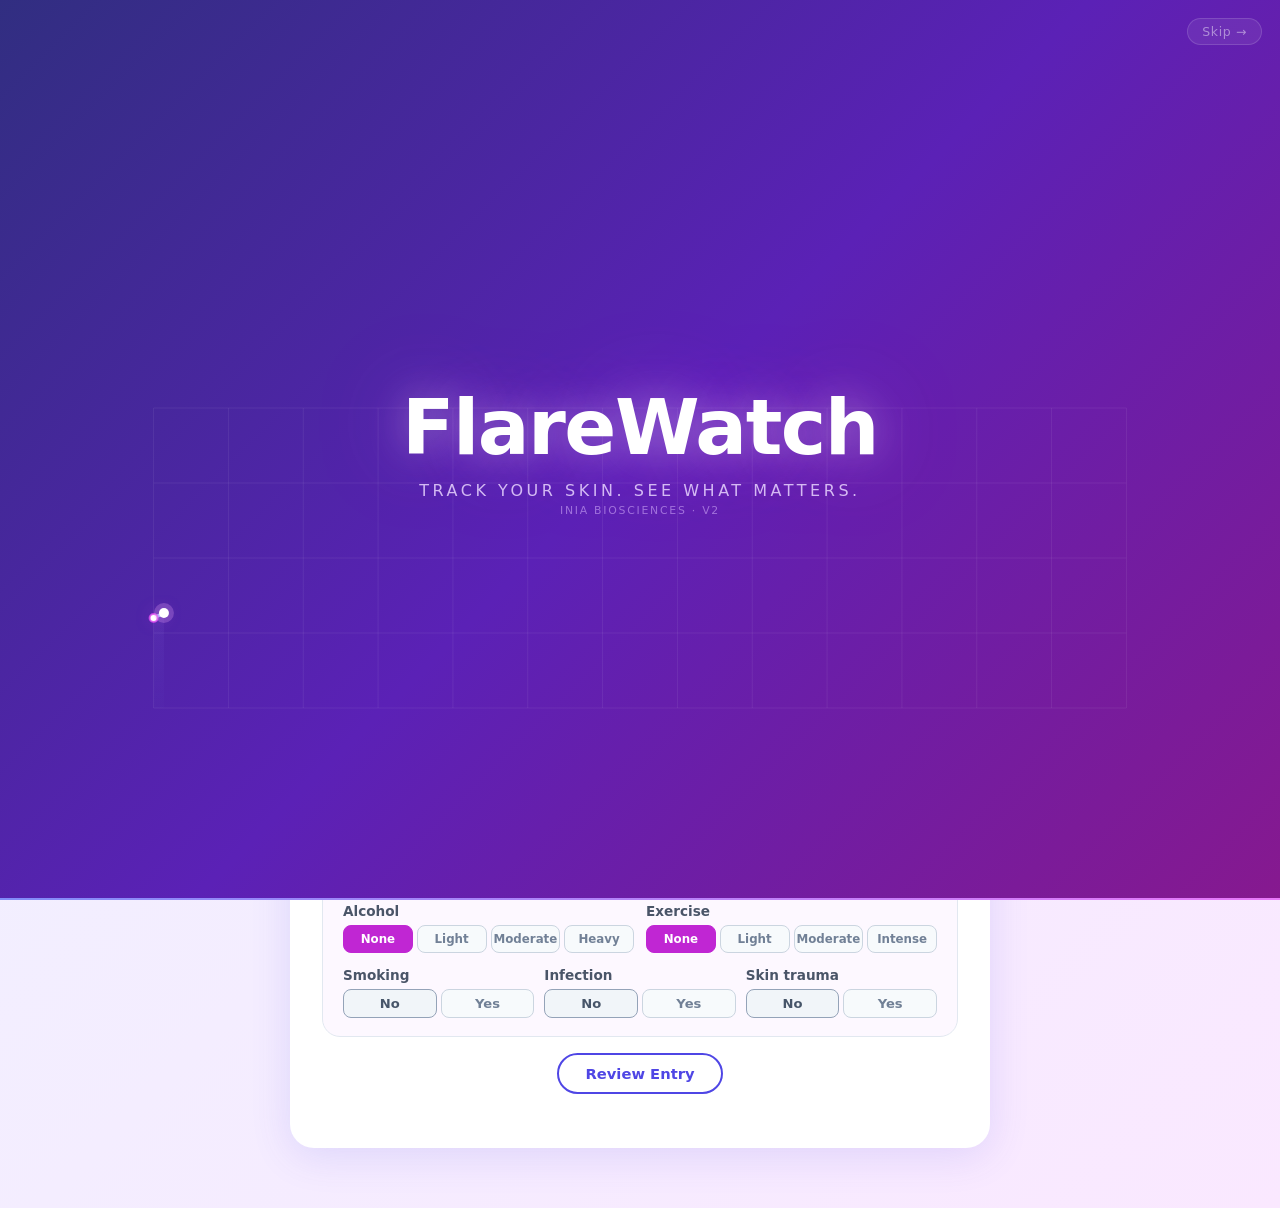
<file: index.html>
<!doctype html>
<html lang="en">
  <head>
    <meta charset="UTF-8" />
    <meta name="viewport" content="width=device-width, initial-scale=1.0" />
    <!--
      CSP: restricts fetch() calls to only the two Open-Meteo domains.
      Nothing else can send data out — even if injected code tries to.
    -->
    <meta
      http-equiv="Content-Security-Policy"
      content="default-src 'self';
                   script-src 'self';
                   style-src 'self';
                   connect-src https://api.open-meteo.com https://air-quality-api.open-meteo.com;"
    />
    <title>FlareWatch — INIA App V2</title>
    <link rel="stylesheet" href="css/v2.css" />
  </head>

  <body>

    <!-- ══════════════ SPLASH SCREEN ══════════════════════════ -->
    <div id="splash-screen">
      <canvas id="splash-canvas"></canvas>
      <div class="splash-text">
        <div class="splash-title">FlareWatch</div>
        <div class="splash-sub">Track your skin. See what matters.</div>
        <div class="splash-org">INIA Biosciences · V2</div>
      </div>
      <div class="splash-progress"></div>
      <button class="splash-skip" id="splashSkip">Skip →</button>
    </div>

    <div class="app-container">
      <div class="app-header">
        <h1>FlareWatch</h1>
        <p>Evidence-based psoriasis tracker · INIA Biosciences <strong>(V2)</strong></p>
        <button
          id="btnDemo"
          style="
            margin-top: 8px;
            font-size: 0.72rem;
            padding: 4px 12px;
            border-radius: 20px;
            border: 1px dashed #cbd5e0;
            background: transparent;
            color: #94a3b8;
            cursor: pointer;
            font-family: inherit;
          "
        >
          Load 30-day demo
        </button>
      </div>

      <nav class="tab-nav">
        <button class="tab-btn active" data-tab="log">Log</button>
        <button class="tab-btn" data-tab="history">History</button>
        <button class="tab-btn" data-tab="treatments">Treatments</button>
        <button class="tab-btn" data-tab="trends">Trends</button>
        <button class="tab-btn" data-tab="insights">Insights</button>
      </nav>

      <!-- ══════════════ TAB: LOG ══════════════════════════════ -->
      <section id="tab-log" class="tab-panel active">
        <div class="date-row">
          <input type="date" id="logDate" />
        </div>

        <!-- Symptom severity -->
        <div class="symptom-severity">
          <p class="section-header">Symptom Severity</p>
          <div class="symptom-grid">
            <div class="symptom-card">
              <div class="slider-row">
                <label for="itching">Itch</label>
                <input id="itching" type="range" min="0" max="10" value="0" />
                <span id="itchingValue">0</span>
              </div>
              <div class="custom-select">
                <button
                  class="select-trigger"
                  id="itchingTrigger"
                  type="button"
                >
                  Add body parts <span class="trigger-arrow">▾</span>
                </button>
                <div class="select-panel" id="itchingPanel"></div>
              </div>
              <div class="part-tags" id="itchingTags"></div>
            </div>

            <div class="symptom-card">
              <div class="slider-row">
                <label for="pain">Pain</label>
                <input id="pain" type="range" min="0" max="10" value="0" />
                <span id="painValue">0</span>
              </div>
              <div class="custom-select">
                <button class="select-trigger" id="painTrigger" type="button">
                  Add body parts <span class="trigger-arrow">▾</span>
                </button>
                <div class="select-panel" id="painPanel"></div>
              </div>
              <div class="part-tags" id="painTags"></div>
            </div>

            <div class="symptom-card">
              <div class="slider-row">
                <label for="redness">Redness</label>
                <input id="redness" type="range" min="0" max="10" value="0" />
                <span id="rednessValue">0</span>
              </div>
              <div class="custom-select">
                <button
                  class="select-trigger"
                  id="rednessTrigger"
                  type="button"
                >
                  Add body parts <span class="trigger-arrow">▾</span>
                </button>
                <div class="select-panel" id="rednessPanel"></div>
              </div>
              <div class="part-tags" id="rednessTags"></div>
            </div>

            <div class="symptom-card">
              <div class="slider-row">
                <label for="scaling">Scaling</label>
                <input id="scaling" type="range" min="0" max="10" value="0" />
                <span id="scalingValue">0</span>
              </div>
              <div class="custom-select">
                <button
                  class="select-trigger"
                  id="scalingTrigger"
                  type="button"
                >
                  Add body parts <span class="trigger-arrow">▾</span>
                </button>
                <div class="select-panel" id="scalingPanel"></div>
              </div>
              <div class="part-tags" id="scalingTags"></div>
            </div>
          </div>
        </div>

        <!-- Environment (auto-fetched) -->
        <div class="env-section">
          <div class="env-top">
            <p class="section-header" style="margin-bottom: 0">Environment</p>
            <button class="btn-fetch" id="btnFetchEnv">
              📍 Fetch weather &amp; air quality
            </button>
          </div>
          <p class="env-privacy">
            Your location is rounded to ~10 km before being sent to Open-Meteo
            (open-source API). Only the fetched measurements are saved — your
            coordinates are never stored.
          </p>
          <div class="env-display" id="envDisplay">
            <span class="env-placeholder"
              >Click Fetch to load today's conditions</span
            >
          </div>
        </div>

        <!-- Lifestyle triggers -->
        <div class="lifestyle-section">
          <p class="section-header">Lifestyle &amp; Context</p>
          <div class="lifestyle-grid">
            <div class="trigger-card">
              <div class="trigger-label">
                <span>Stress level</span>
                <span class="trigger-value" id="stressValue">0 / 10</span>
              </div>
              <input
                class="trigger-slider"
                type="range"
                id="stressSlider"
                min="0"
                max="10"
                value="0"
                step="1"
              />
              <div class="trigger-scale">
                <span>None</span><span>Moderate</span><span>Extreme</span>
              </div>
            </div>

            <div class="trigger-card">
              <div class="trigger-label">
                <span>Sleep last night</span>
                <span class="trigger-value" id="sleepValue">7 h</span>
              </div>
              <input
                class="trigger-slider"
                type="range"
                id="sleepSlider"
                min="2"
                max="12"
                value="7"
                step="0.5"
              />
              <div class="trigger-scale">
                <span>2 h</span><span>7 h</span><span>12 h</span>
              </div>
            </div>

            <div class="trigger-row-2">
              <div class="trigger-card">
                <div class="trigger-label"><span>Alcohol</span></div>
                <div class="step-group" id="alcoholGroup">
                  <button class="step-btn active" data-value="0">None</button>
                  <button class="step-btn" data-value="1">Light</button>
                  <button class="step-btn" data-value="2">Moderate</button>
                  <button class="step-btn" data-value="3">Heavy</button>
                </div>
              </div>
              <div class="trigger-card">
                <div class="trigger-label"><span>Exercise</span></div>
                <div class="step-group" id="exerciseGroup">
                  <button class="step-btn active" data-value="0">None</button>
                  <button class="step-btn" data-value="1">Light</button>
                  <button class="step-btn" data-value="2">Moderate</button>
                  <button class="step-btn" data-value="3">Intense</button>
                </div>
              </div>
            </div>

            <div class="trigger-row-3">
              <div class="trigger-card">
                <div class="trigger-label"><span>Smoking</span></div>
                <div class="toggle-group" id="smokingGroup">
                  <button class="toggle-btn active" data-value="0">No</button>
                  <button class="toggle-btn" data-value="1">Yes</button>
                </div>
              </div>
              <div class="trigger-card">
                <div class="trigger-label"><span>Infection</span></div>
                <div class="toggle-group" id="infectionGroup">
                  <button class="toggle-btn active" data-value="0">No</button>
                  <button class="toggle-btn" data-value="1">Yes</button>
                </div>
              </div>
              <div class="trigger-card">
                <div class="trigger-label"><span>Skin trauma</span></div>
                <div class="toggle-group" id="koebnerGroup">
                  <button class="toggle-btn active" data-value="0">No</button>
                  <button class="toggle-btn" data-value="1">Yes</button>
                </div>
              </div>
            </div>
          </div>
        </div>

        <div class="review-row">
          <button class="btn btnreview" id="btnReview">Review Entry</button>
        </div>

        <div id="symptomPanel">
          <h3>Summary — <span id="dateLabel">-</span></h3>
          <div id="summaryContent"></div>
        </div>

        <div class="w1status" id="w1status">
          <p class="w1Text">
            <img class="w1" src="AppImages/warning.png" alt="Warning" />
            <span id="w1Text">-</span>
          </p>
        </div>

        <div class="button-row" id="buttonRow">
          <button class="btn btnclear" id="btnClear">Clear</button>
          <button class="btn btnsave" id="btnSave">Save</button>
        </div>
      </section>

      <!-- ══════════════ TAB: HISTORY ══════════════════════════ -->
      <section id="tab-history" class="tab-panel">
        <div id="history-list"></div>
      </section>

      <!-- ══════════════ TAB: TRENDS ═══════════════════════════ -->
      <section id="tab-trends" class="tab-panel">
        <div id="trends-container"></div>
      </section>

      <!-- ══════════════ TAB: TREATMENTS ══════════════════════ -->
      <section id="tab-treatments" class="tab-panel">

        <div class="treatment-add-row">
          <button class="btn-add-treatment" id="btnAddTopical">＋ Topical steroid</button>
          <button class="btn-add-treatment" id="btnAddBiologic">＋ Biologic</button>
        </div>

        <!-- Add-treatment form (hidden until a button above is clicked) -->
        <form id="treatment-form" autocomplete="off">

          <div class="type-radio-row">
            <label><input type="radio" name="treatType" value="topical" checked /> Topical steroid</label>
            <label><input type="radio" name="treatType" value="biologic" /> Biologic</label>
          </div>

          <!-- Topical fields -->
          <div id="topical-fields">
            <div class="form-row">
              <div class="form-col">
                <span class="form-label">Potency class</span>
                <select id="treatPotency" class="form-select"></select>
                <span class="form-note" id="potencyNote"></span>
              </div>
              <div class="form-col">
                <span class="form-label">Drug</span>
                <select id="treatDrugTopical" class="form-select"></select>
              </div>
            </div>
            <div class="form-row">
              <div class="form-col">
                <span class="form-label">Body areas</span>
                <div class="form-area-grid" id="treatAreaGrid">
                  <label class="treat-area-label"><input class="treat-area-cb" type="checkbox" value="Scalp" /> Scalp</label>
                  <label class="treat-area-label"><input class="treat-area-cb" type="checkbox" value="Head" /> Head</label>
                  <label class="treat-area-label"><input class="treat-area-cb" type="checkbox" value="Neck" /> Neck</label>
                  <label class="treat-area-label"><input class="treat-area-cb" type="checkbox" value="Torso" /> Torso</label>
                  <label class="treat-area-label"><input class="treat-area-cb" type="checkbox" value="Left forearm" /> L. forearm</label>
                  <label class="treat-area-label"><input class="treat-area-cb" type="checkbox" value="Right forearm" /> R. forearm</label>
                  <label class="treat-area-label"><input class="treat-area-cb" type="checkbox" value="Left hand" /> L. hand</label>
                  <label class="treat-area-label"><input class="treat-area-cb" type="checkbox" value="Right hand" /> R. hand</label>
                  <label class="treat-area-label"><input class="treat-area-cb" type="checkbox" value="Left knee" /> L. knee</label>
                  <label class="treat-area-label"><input class="treat-area-cb" type="checkbox" value="Right knee" /> R. knee</label>
                  <label class="treat-area-label"><input class="treat-area-cb" type="checkbox" value="Left lower leg" /> L. lower leg</label>
                  <label class="treat-area-label"><input class="treat-area-cb" type="checkbox" value="Right lower leg" /> R. lower leg</label>
                </div>
              </div>
            </div>
          </div>

          <!-- Biologic fields -->
          <div id="biologic-fields" style="display:none">
            <div class="form-row">
              <div class="form-col">
                <span class="form-label">Mechanism class</span>
                <select id="treatBioClass" class="form-select"></select>
              </div>
              <div class="form-col">
                <span class="form-label">Drug</span>
                <select id="treatDrugBiologic" class="form-select"></select>
              </div>
            </div>
          </div>

          <!-- Shared fields -->
          <div class="form-row">
            <div class="form-col">
              <span class="form-label">Start date</span>
              <input type="date" id="treatStart" class="form-input" />
            </div>
            <div class="form-col">
              <span class="form-label">Stop date (leave blank if ongoing)</span>
              <input type="date" id="treatStop" class="form-input" />
            </div>
          </div>
          <div class="form-row">
            <div class="form-col">
              <span class="form-label">Notes (optional)</span>
              <input type="text" id="treatNotes" class="form-input" placeholder="Dose, frequency, side effects…" />
            </div>
          </div>

          <div class="form-btn-row">
            <button type="button" class="btn-form-cancel" id="btnTreatCancel">Cancel</button>
            <button type="button" class="btn-form-save"   id="btnTreatSave">Save treatment</button>
          </div>
        </form>

        <div id="treatment-list"></div>
      </section>

      <!-- ══════════════ TAB: INSIGHTS ═════════════════════════ -->
      <section id="tab-insights" class="tab-panel">
        <div class="insights-notice">
          ⚠️ These are statistical patterns in <em>your own data</em>, not
          clinical findings. Correlation does not prove causation. Discuss any
          concerns with your dermatologist.
        </div>
        <div id="insights-container"></div>
      </section>
    </div>

    <div id="toast"></div>

    <!--
      type="module" does two things:
      1. Enables import/export syntax in the browser.
      2. Automatically defers the script — it runs after the full HTML is parsed,
         so DOM elements are guaranteed to exist when main.js runs.
    -->
    <script type="module" src="js/v2/main.js"></script>
  </body>
</html>
</file>
<file: css/v2.css>
* { box-sizing: border-box; margin: 0; padding: 0; }

/* ══════════════ SPLASH SCREEN ══════════════════════════════ */
#splash-screen {
  position: fixed; inset: 0; z-index: 9999;
  display: flex; flex-direction: column;
  align-items: center; justify-content: center;
  /* On-brand deep gradient — indigo → violet → fuchsia (matches the app) */
  background: linear-gradient(135deg, #312e81 0%, #5b21b6 50%, #86198f 100%);
  transition: opacity 1s ease;
}
#splash-canvas {
  position: absolute; inset: 0;
  width: 100%; height: 100%; display: block;
  z-index: 1;
}
.splash-text {
  position: relative; z-index: 10;
  text-align: center; color: #fff;
  pointer-events: none;
  animation: splashFadeUp 1.1s ease 0.4s both;
}
@keyframes splashFadeUp {
  from { opacity: 0; transform: translateY(22px); }
  to   { opacity: 1; transform: translateY(0); }
}
.splash-title {
  font-size: clamp(2.4rem, 8vw, 4.8rem);
  font-weight: 700; letter-spacing: -0.02em;
  text-shadow: 0 0 40px rgba(255,255,255,0.35), 0 0 90px rgba(217,70,239,0.45);
}
.splash-sub {
  margin-top: 0.55em;
  font-size: clamp(0.75rem, 2.2vw, 1rem);
  letter-spacing: 0.22em; text-transform: uppercase;
  color: rgba(233,213,255,0.85); font-weight: 400;
}
.splash-org {
  margin-top: 0.3em;
  font-size: 0.68rem; letter-spacing: 0.16em;
  color: rgba(216,180,254,0.55); text-transform: uppercase;
}
.splash-progress {
  position: fixed; bottom: 0; left: 0;
  height: 2px; width: 100%;
  transform-origin: left; transform: scaleX(0);
  background: linear-gradient(90deg, #818cf8, #e879f9);
  animation: splashProg 5s linear forwards;
}
@keyframes splashProg { to { transform: scaleX(1); } }
.splash-skip {
  position: fixed; top: 18px; right: 18px;
  background: rgba(255,255,255,0.07);
  border: 1px solid rgba(255,255,255,0.14);
  color: rgba(255,255,255,0.45);
  padding: 5px 14px; border-radius: 20px;
  font-size: 0.78rem; cursor: pointer;
  font-family: inherit; letter-spacing: 0.05em;
  transition: all 0.2s; z-index: 20;
}
.splash-skip:hover { background: rgba(255,255,255,0.18); color: #fff; }

body {
  font-family: "Segoe UI", system-ui, sans-serif;
  background: linear-gradient(135deg, #eef2ff 0%, #fae8ff 100%);
  min-height: 100vh;
  display: flex;
  justify-content: center;
  align-items: flex-start;
  padding: 32px 16px 60px;
  color: #2d3748;
}

.app-container {
  background: #fff;
  border-radius: 24px;
  box-shadow: 0 8px 40px rgba(79,70,229,0.14);
  padding: 36px 32px;
  width: 100%;
  max-width: 700px;
  position: relative;
  overflow: hidden;
}
/* Fancy gradient accent bar along the top of the card */
.app-container::before {
  content: "";
  position: absolute; top: 0; left: 0; right: 0; height: 5px;
  background: linear-gradient(90deg, #4f46e5 0%, #7c3aed 45%, #c026d3 100%);
}

/* ── Header ─────────────────────────────────────────────── */
.app-header { text-align: center; margin-bottom: 22px; }
.app-header h1 {
  font-size: 1.9rem; font-weight: 700; letter-spacing: -0.5px;
  /* Fancy gradient text — falls back to solid indigo where unsupported */
  color: #4338ca;
  background: linear-gradient(90deg, #4f46e5 0%, #7c3aed 50%, #c026d3 100%);
  -webkit-background-clip: text; background-clip: text;
  -webkit-text-fill-color: transparent;
}
.app-header p  { font-size: 0.85rem; color: #718096; margin-top: 3px; }

/* ── Tabs ───────────────────────────────────────────────── */
.tab-nav {
  display: flex; gap: 5px;
  background: #f1f5f9; border-radius: 14px; padding: 5px;
  margin-bottom: 26px;
  position: relative;   /* anchor for the sliding indicator */
}
/* The white "pill" that glides behind the active tab. Position & width are
   set in JS from the active button's box; only the motion is animated here. */
.tab-indicator {
  position: absolute; top: 0; left: 0;
  border-radius: 10px; background: #fff;
  box-shadow: 0 1px 6px rgba(0,0,0,0.08);
  z-index: 0; pointer-events: none;
  transition: transform 0.30s cubic-bezier(0.4, 0, 0.2, 1),
              width     0.30s cubic-bezier(0.4, 0, 0.2, 1);
}
.tab-btn {
  position: relative; z-index: 1;   /* sit above the indicator */
  flex: 1; padding: 8px 2px; border: none; border-radius: 10px;
  background: transparent; color: #718096;
  font-size: 0.8rem; font-weight: 600; cursor: pointer; font-family: inherit;
  transition: color 0.2s;
}
.tab-btn:hover  { color: #4a5568; }
.tab-btn.active { color: #4338ca; }

.tab-panel { display: none; }
.tab-panel.active { display: block; animation: panelFadeIn 0.3s ease both; }
@keyframes panelFadeIn {
  from { opacity: 0; transform: translateY(6px); }
  to   { opacity: 1; transform: translateY(0); }
}
/* Respect users who prefer reduced motion */
@media (prefers-reduced-motion: reduce) {
  .tab-indicator { transition: none; }
  .tab-panel.active { animation: none; }
}

/* ── Section headers ────────────────────────────────────── */
.section-header {
  font-size: 0.78rem; font-weight: 700; color: #4338ca;
  text-transform: uppercase; letter-spacing: 0.6px;
  margin-bottom: 12px; text-align: center;
}

/* ── Date row ───────────────────────────────────────────── */
.date-row { display: flex; justify-content: center; margin-bottom: 20px; }
#logDate {
  font-size: 0.92rem; padding: 8px 14px; border-radius: 10px;
  border: 1.5px solid #cbd5e0; background: #f7fafc; color: #2d3748; cursor: pointer;
}
#logDate:focus { outline: none; border-color: #4f46e5; }

/* ── Symptom cards ──────────────────────────────────────── */
.symptom-severity {
  padding: 20px; border: 1.5px solid #e2e8f0; border-radius: 18px;
  background: #f7f8ff; margin-bottom: 16px;
}
.symptom-grid { display: grid; grid-template-columns: 1fr 1fr; gap: 12px; }
.symptom-card {
  background: #fff; border: 1.5px solid #e2e8f0; border-radius: 14px;
  padding: 13px 14px; display: flex; flex-direction: column; gap: 9px;
  box-shadow: 0 1px 4px rgba(0,0,0,0.04);
}
.slider-row { display: grid; grid-template-columns: 60px 1fr 24px; align-items: center; gap: 8px; }
.slider-row label { font-weight: 600; font-size: 0.86rem; color: #4a5568; }
.slider-row input[type="range"] { width: 100%; accent-color: #4f46e5; cursor: pointer; }
.slider-row span { font-weight: 700; font-size: 0.95rem; color: #4338ca; text-align: right; }

/* ── Custom checkbox dropdown ───────────────────────────── */
.custom-select { position: relative; }
.select-trigger {
  width: 100%; display: flex; justify-content: space-between; align-items: center;
  padding: 5px 10px; border: 1.5px solid #cbd5e0; border-radius: 8px;
  background: #f7fafc; color: #4a5568; font-size: 0.8rem; cursor: pointer; font-family: inherit;
}
.select-trigger.active { border-color: #4f46e5; }
.trigger-arrow { font-size: 0.68rem; color: #a0aec0; }
.select-panel {
  display: none; position: absolute; top: calc(100% + 4px); left: 0; right: 0;
  min-width: 185px; background: #fff; border: 1.5px solid #cbd5e0; border-radius: 10px;
  box-shadow: 0 6px 24px rgba(0,0,0,0.12); z-index: 200; max-height: 200px;
  overflow-y: auto; padding: 5px 0;
}
.select-panel.open { display: block; }
.select-group-label {
  font-size: 0.68rem; font-weight: 700; color: #a0aec0;
  text-transform: uppercase; letter-spacing: 0.5px; padding: 7px 12px 2px;
}
.select-panel label {
  display: flex; align-items: center; gap: 8px;
  padding: 4px 12px; font-size: 0.82rem; color: #4a5568; cursor: pointer;
}
.select-panel label:hover { background: #eef2ff; }
.select-panel input[type="checkbox"] {
  accent-color: #4f46e5; cursor: pointer; width: 13px; height: 13px; flex-shrink: 0;
}

/* ── Chips ──────────────────────────────────────────────── */
.part-tags { display: flex; flex-wrap: wrap; gap: 5px; }
.part-chip {
  display: inline-flex; align-items: center; gap: 4px;
  background: #ede9fe; color: #5b21b6; border-radius: 20px;
  padding: 2px 8px 2px 9px; font-size: 0.74rem; font-weight: 500;
}
.chip-remove {
  background: none; border: none; cursor: pointer; color: #5b21b6;
  font-size: 0.78rem; padding: 0; line-height: 1; display: flex; align-items: center;
}
.chip-remove:hover { color: #dc2626; }

/* ── Environment section ────────────────────────────────── */
.env-section {
  padding: 18px 20px; border: 1.5px solid #e2e8f0; border-radius: 18px;
  background: #f8faff; margin-bottom: 16px;
}
.env-top { display: flex; align-items: center; justify-content: space-between; margin-bottom: 6px; }
.btn-fetch {
  padding: 6px 14px; border: 1.5px solid #4f46e5; border-radius: 50px;
  background: transparent; color: #4f46e5; font-size: 0.82rem; font-weight: 600;
  cursor: pointer; font-family: inherit; transition: background 0.15s;
}
.btn-fetch:hover { background: #eef2ff; }
.btn-fetch:disabled { opacity: 0.5; cursor: default; }
.env-privacy {
  font-size: 0.72rem; color: #94a3b8; margin-bottom: 10px; line-height: 1.5;
}
.env-display {
  display: flex; flex-wrap: wrap; gap: 8px; align-items: center;
  font-size: 0.82rem;
}
.env-chip {
  display: inline-flex; align-items: center; gap: 4px;
  background: #f1f5f9; border-radius: 20px; padding: 3px 10px;
  font-size: 0.78rem; font-weight: 500; color: #475569;
}
.env-chip.good     { background: #dcfce7; color: #166534; }
.env-chip.moderate { background: #fef3c7; color: #92400e; }
.env-chip.poor     { background: #fee2e2; color: #991b1b; }
.env-placeholder   { font-size: 0.82rem; color: #94a3b8; font-style: italic; }
.env-error         { font-size: 0.82rem; color: #dc2626; }

/* ── Lifestyle section ──────────────────────────────────── */
.lifestyle-section {
  padding: 18px 20px; border: 1.5px solid #e2e8f0; border-radius: 18px;
  background: #fdf8ff; margin-bottom: 16px;
}
.lifestyle-grid { display: flex; flex-direction: column; gap: 14px; }

.trigger-card { display: flex; flex-direction: column; gap: 6px; }
.trigger-label {
  display: flex; justify-content: space-between; align-items: center;
  font-size: 0.85rem; font-weight: 600; color: #4a5568;
}
.trigger-value { font-weight: 700; color: #4338ca; }
.trigger-scale {
  display: flex; justify-content: space-between;
  font-size: 0.68rem; color: #a0aec0; padding: 0 2px;
}
.trigger-slider { width: 100%; accent-color: #c026d3; cursor: pointer; }

.trigger-row-2 { display: grid; grid-template-columns: 1fr 1fr; gap: 12px; }
.trigger-row-3 { display: grid; grid-template-columns: 1fr 1fr 1fr; gap: 10px; }

/* Step buttons (Alcohol, Exercise) */
.step-group { display: flex; gap: 4px; }
.step-btn {
  flex: 1; padding: 6px 0; border: 1.5px solid #cbd5e0; border-radius: 8px;
  background: #f7fafc; color: #718096; font-size: 0.74rem; font-weight: 600;
  cursor: pointer; font-family: inherit; transition: background 0.12s;
}
.step-btn.active { background: #c026d3; color: #fff; border-color: #c026d3; }

/* Yes/No toggles */
.toggle-group { display: flex; gap: 4px; }
.toggle-btn {
  flex: 1; padding: 6px 0; border: 1.5px solid #cbd5e0; border-radius: 8px;
  background: #f7fafc; color: #718096; font-size: 0.82rem; font-weight: 600;
  cursor: pointer; font-family: inherit; transition: background 0.12s;
}
.toggle-btn.active[data-value="0"] { background: #f1f5f9; color: #475569; border-color: #94a3b8; }
.toggle-btn.active[data-value="1"] { background: #fef3c7; color: #92400e; border-color: #f59e0b; }

/* ── Review / Summary ───────────────────────────────────── */
.review-row { display: flex; justify-content: center; margin-bottom: 18px; }
#symptomPanel {
  display: none; background: #f7f8ff; border: 1.5px solid #e2e8f0;
  border-radius: 16px; padding: 18px 22px; margin-bottom: 14px;
}
#symptomPanel h3 {
  font-size: 0.8rem; font-weight: 700; color: #4338ca;
  text-transform: uppercase; letter-spacing: 0.5px; margin-bottom: 12px;
}
.summary-row {
  display: grid; grid-template-columns: 72px 48px 1fr auto;
  align-items: start; gap: 9px; padding: 8px 0;
  border-bottom: 1px solid #e2e8f0; font-size: 0.86rem;
}
.summary-row:last-child { border-bottom: none; }
.summary-name  { font-weight: 600; color: #4a5568; padding-top: 2px; }
.summary-score { color: #718096; padding-top: 2px; }
.summary-part  { color: #2d3748; line-height: 1.6; }
.summary-sub   { font-size: 0.78rem; color: #718096; margin-top: 10px; line-height: 1.7; }
.summary-divider {
  font-size: 0.72rem; font-weight: 700; color: #a0aec0;
  text-transform: uppercase; letter-spacing: 0.5px;
  margin: 10px 0 6px; padding-top: 10px; border-top: 1px solid #e2e8f0;
}

/* ── Severity badges ────────────────────────────────────── */
.severity-clear    { background:#d1fae5; color:#065f46; padding:2px 10px; border-radius:20px; font-size:0.78rem; white-space:nowrap; }
.severity-mild     { background:#fef3c7; color:#92400e; padding:2px 10px; border-radius:20px; font-size:0.78rem; white-space:nowrap; }
.severity-moderate { background:#fed7aa; color:#9a3412; padding:2px 10px; border-radius:20px; font-size:0.78rem; white-space:nowrap; }
.severity-severe   { background:#fecaca; color:#7f1d1d; padding:2px 10px; border-radius:20px; font-size:0.78rem; white-space:nowrap; }

/* ── Flare warning ──────────────────────────────────────── */
.w1status { display: none; justify-content: center; margin-bottom: 12px; }
.w1Text {
  display: flex; align-items: center; gap: 8px; background: #fff7ed;
  border: 1.5px solid #fdba74; border-radius: 12px; padding: 9px 16px;
  color: #9a3412; font-weight: 600; font-size: 0.86rem;
}
.w1 { width: 20px; }

/* ── Buttons ────────────────────────────────────────────── */
.button-row { display: none; justify-content: center; gap: 12px; }
.btn {
  font-size: 0.92rem; font-weight: 600; border-radius: 50px;
  padding: 10px 26px; cursor: pointer; border: none; font-family: inherit;
  transition: opacity 0.15s, transform 0.1s;
}
.btn:hover  { opacity: 0.85; transform: translateY(-1px); }
.btn:active { transform: translateY(0); }
.btnclear  { background: #e2e8f0; color: #4a5568; }
.btnsave   { background: linear-gradient(135deg, #4f46e5 0%, #c026d3 100%); color: #fff; box-shadow: 0 3px 12px rgba(124,58,237,0.4); }
.btnreview { background: transparent; color: #4f46e5; border: 2px solid #4f46e5; }

/* ── Toast ──────────────────────────────────────────────── */
#toast {
  display: none; position: fixed; bottom: 28px; left: 50%;
  transform: translateX(-50%); background: #4f46e5; color: #fff;
  padding: 10px 22px; border-radius: 50px; font-size: 0.88rem; font-weight: 600;
  box-shadow: 0 4px 16px rgba(0,0,0,0.15); z-index: 999;
}

/* ── History tab ────────────────────────────────────────── */
.history-card {
  border: 1.5px solid #e2e8f0; border-radius: 16px; padding: 14px 18px;
  margin-bottom: 12px; background: #fafafa;
}
.history-header { display: flex; align-items: center; gap: 10px; margin-bottom: 10px; }
.history-date { font-weight: 700; font-size: 0.92rem; color: #2d3748; flex: 1; }
.history-flare {
  background: #fecaca; color: #7f1d1d; padding: 2px 10px;
  border-radius: 20px; font-size: 0.76rem; font-weight: 600;
}
.delete-btn {
  background: none; border: none; cursor: pointer; color: #cbd5e0;
  font-size: 0.95rem; padding: 2px 4px; border-radius: 6px; font-family: inherit;
}
.delete-btn:hover { color: #ef4444; background: #fff1f1; }
.history-symptom {
  display: grid; grid-template-columns: 70px 46px 1fr auto;
  align-items: start; gap: 9px; padding: 5px 0;
  border-bottom: 1px solid #e2e8f0; font-size: 0.83rem;
}
.history-symptom:last-child { border-bottom: none; }
.history-env {
  font-size: 0.74rem; color: #718096; margin-top: 8px; line-height: 1.7;
  padding-top: 8px; border-top: 1px solid #f1f5f9;
}

/* ── Trends tab ─────────────────────────────────────────── */
/* Controls panel — pick which metrics + treatments to show */
.trend-controls {
  background: #f8fafc; border: 1.5px solid #e2e8f0; border-radius: 14px;
  padding: 12px 16px; margin-bottom: 18px;
}
.tc-group { padding: 8px 0; border-bottom: 1px solid #eef2f6; }
.tc-group:last-child { border-bottom: none; }
.tc-group-head { display: flex; align-items: center; gap: 8px; margin-bottom: 8px; }
.tc-group-title {
  font-size: 0.72rem; font-weight: 700; color: #475569;
  text-transform: uppercase; letter-spacing: 0.5px;
}
.tc-group-hint { font-size: 0.7rem; color: #a0aec0; font-style: italic; flex: 1; }
.tc-group--treatments .tc-group-title { color: #c026d3; }
.tc-mini {
  font-size: 0.66rem; font-weight: 600; padding: 2px 8px; border-radius: 20px;
  border: 1px solid #cbd5e0; background: #fff; color: #64748b;
  cursor: pointer; font-family: inherit; margin-left: auto;
}
.tc-mini + .tc-mini { margin-left: 4px; }
.tc-mini:hover { border-color: #4f46e5; color: #4f46e5; }
.tc-options { display: flex; flex-wrap: wrap; gap: 6px 14px; }
.tc-option {
  display: inline-flex; align-items: center; gap: 5px;
  font-size: 0.82rem; color: #4a5568; cursor: pointer;
}
.tc-option input[type="checkbox"] { accent-color: #4f46e5; cursor: pointer; width: 14px; height: 14px; }
.tc-dot { vertical-align: middle; }

.trends-grid { display: grid; grid-template-columns: 1fr 1fr; gap: 14px; }
.trend-chart {
  border: 1.5px solid #e2e8f0; border-radius: 14px;
  padding: 12px 14px; background: #fafafa;
}
.trend-chart h4 { font-size: 0.82rem; font-weight: 600; color: #4a5568; margin-bottom: 6px; }
.trend-svg { height: auto; overflow: visible; display: block; }
.trends-note { font-size: 0.74rem; color: #a0aec0; text-align: center; margin-top: 14px; }

/* ── Insights tab ───────────────────────────────────────── */
.insights-notice {
  background: #fff7ed; border: 1.5px solid #fdba74; border-radius: 12px;
  padding: 10px 16px; font-size: 0.78rem; color: #92400e;
  margin-bottom: 18px; line-height: 1.6;
}
.corr-table-wrap { overflow-x: auto; margin-bottom: 16px; }
.corr-table {
  width: 100%; border-collapse: collapse; font-size: 0.8rem;
}
.corr-table th {
  padding: 8px 10px; font-size: 0.72rem; font-weight: 700;
  color: #718096; text-transform: uppercase; letter-spacing: 0.4px;
  background: #f8fafc; border-bottom: 2px solid #e2e8f0; white-space: nowrap;
}
.corr-table td {
  padding: 8px 10px; border-bottom: 1px solid #f1f5f9;
  font-weight: 600; text-align: center; white-space: nowrap;
}
.corr-table td:first-child { text-align: left; font-weight: 500; color: #4a5568; }
.corr-na { color: #cbd5e0; font-weight: 400; }
.corr-sp  { background: #fee2e2; color: #991b1b; }
.corr-mp  { background: #fef3c7; color: #92400e; }
.corr-w   { background: #f1f5f9; color: #64748b; }
.corr-mn  { background: #dcfce7; color: #166534; }
.corr-sn  { background: #bbf7d0; color: #14532d; }
.corr-nil { background: #f8fafc; color: #cbd5e0; }
.corr-legend {
  display: flex; gap: 8px; flex-wrap: wrap; margin-bottom: 14px; font-size: 0.74rem;
}
.legend-chip              { padding: 3px 10px; border-radius: 20px; font-weight: 600; }
.legend-strong-pos  { background: #fee2e2; color: #991b1b; }
.legend-moderate-pos{ background: #fef3c7; color: #92400e; }
.legend-weak        { background: #f1f5f9; color: #64748b; }
.legend-moderate-neg{ background: #dcfce7; color: #166534; }
.legend-strong-neg  { background: #bbf7d0; color: #14532d; }
.corr-top { margin-top: 14px; }
.corr-top h4 { font-size: 0.8rem; font-weight: 700; color: #4a5568; margin-bottom: 8px; }
.corr-finding {
  font-size: 0.82rem; color: #4a5568; padding: 5px 0;
  border-bottom: 1px solid #f1f5f9; line-height: 1.5;
}
.corr-finding:last-child { border-bottom: none; }

/* ── Empty state ────────────────────────────────────────── */
.empty-msg { text-align: center; color: #a0aec0; font-size: 0.88rem; padding: 36px 0; }

/* ── History toolbar (archive / restore) ────────────────── */
.history-toolbar { display: flex; gap: 10px; flex-wrap: wrap; margin-bottom: 16px; }
.btn-archive {
  font-size: 0.78rem; font-weight: 600; padding: 6px 14px; border-radius: 20px;
  border: 1.5px solid #fca5a5; background: #fff; color: #dc2626; cursor: pointer;
  font-family: inherit; transition: background 0.12s;
}
.btn-archive:hover { background: #fef2f2; }
.btn-restore {
  font-size: 0.78rem; font-weight: 600; padding: 6px 14px; border-radius: 20px;
  border: 1.5px solid #6ee7b7; background: #fff; color: #059669; cursor: pointer;
  font-family: inherit; transition: background 0.12s;
}
.btn-restore:hover { background: #f0fdf4; }

/* ── Trend chart band legend ────────────────────────────── */
.trend-band-legend {
  margin-top: 16px; padding: 12px 16px;
  background: #f8fafc; border: 1.5px solid #e2e8f0; border-radius: 12px;
}
.trend-band-legend-title {
  font-size: 0.72rem; font-weight: 700; color: #718096;
  text-transform: uppercase; letter-spacing: 0.5px; margin-bottom: 10px;
}
.band-item {
  display: flex; align-items: center; gap: 10px;
  padding: 6px 0; font-size: 0.8rem;
  border-bottom: 1px solid #eef2f6;
}
.band-item:last-child { border-bottom: none; }
.band-swatch { flex-shrink: 0; }
.band-item-name { font-weight: 600; color: #2d3748; flex: 1; }
.band-item-type {
  font-size: 0.66rem; font-weight: 700; padding: 2px 7px; border-radius: 20px;
  text-transform: uppercase; letter-spacing: 0.4px;
  background: #eef2f6; color: #64748b; white-space: nowrap;
}
.band-item-dates { font-size: 0.74rem; color: #94a3b8; white-space: nowrap; }

/* ── Treatments tab ─────────────────────────────────────── */
.treatment-add-row { display: flex; gap: 10px; margin-bottom: 18px; }
.btn-add-treatment {
  flex: 1; padding: 9px 0; border-radius: 12px; font-size: 0.84rem; font-weight: 600;
  cursor: pointer; font-family: inherit; border: 2px dashed #cbd5e0;
  background: transparent; color: #718096; transition: border-color 0.12s, color 0.12s;
}
.btn-add-treatment:hover { border-color: #4f46e5; color: #4f46e5; }

.treatment-section-head {
  font-size: 0.72rem; font-weight: 700; color: #a0aec0;
  text-transform: uppercase; letter-spacing: 0.5px; margin: 14px 0 8px;
}

.treatment-card {
  border-radius: 14px; padding: 13px 16px; margin-bottom: 10px;
  border-left: 4px solid transparent;
}
/* Background still hints at type; the left border colour is the treatment's
   identity colour (set inline in treatments.js) so it matches its Trends band. */
.treatment-card--topical  { background: #eef2ff; }
.treatment-card--biologic { background: #fdf4ff; }

.treatment-card-header { display: flex; align-items: center; gap: 8px; margin-bottom: 5px; }
.treatment-swatch { display: inline-flex; align-items: center; flex-shrink: 0; }
.treatment-swatch svg { display: block; }
.treatment-badge {
  font-size: 0.68rem; font-weight: 700; padding: 2px 8px; border-radius: 20px;
  text-transform: uppercase; letter-spacing: 0.4px; white-space: nowrap;
}
.treatment-badge--topical  { background: #e0e7ff; color: #4338ca; }
.treatment-badge--biologic { background: #f5d0fe; color: #a21caf; }
.treatment-name  { font-weight: 600; font-size: 0.9rem; color: #2d3748; flex: 1; }
.treatment-meta  { font-size: 0.78rem; color: #718096; margin-bottom: 3px; }
.treatment-areas { font-size: 0.76rem; color: #4a5568; margin-bottom: 3px; }
.treatment-dates { font-size: 0.76rem; color: #718096; font-style: italic; margin-bottom: 4px; }
.treatment-notes { font-size: 0.76rem; color: #94a3b8; border-top: 1px solid #e2e8f0; margin-top: 6px; padding-top: 5px; }
.btn-stop-treatment {
  margin-top: 8px; font-size: 0.76rem; padding: 4px 12px; border-radius: 20px;
  border: 1.5px solid #fca5a5; background: #fff; color: #dc2626;
  cursor: pointer; font-family: inherit;
}
.btn-stop-treatment:hover { background: #fef2f2; }

/* ── Treatment add form ─────────────────────────────────── */
#treatment-form {
  display: none; background: #f7f8ff; border: 1.5px solid #e2e8f0;
  border-radius: 16px; padding: 18px 20px; margin-bottom: 16px;
}
.form-row { display: flex; gap: 10px; margin-bottom: 12px; flex-wrap: wrap; }
.form-col { display: flex; flex-direction: column; gap: 4px; flex: 1; min-width: 130px; }
.form-label {
  font-size: 0.74rem; font-weight: 600; color: #718096;
  text-transform: uppercase; letter-spacing: 0.4px;
}
.form-input, .form-select {
  padding: 7px 10px; border: 1.5px solid #cbd5e0; border-radius: 9px;
  background: #fff; color: #2d3748; font-size: 0.84rem; font-family: inherit;
}
.form-input:focus, .form-select:focus { outline: none; border-color: #4f46e5; }
.form-note { font-size: 0.72rem; color: #94a3b8; margin-top: 2px; }
.type-radio-row { display: flex; gap: 16px; margin-bottom: 14px; }
.type-radio-row label {
  display: flex; align-items: center; gap: 6px;
  font-size: 0.85rem; font-weight: 600; color: #4a5568; cursor: pointer;
}
.form-area-grid {
  display: flex; flex-wrap: wrap; gap: 6px; margin-top: 4px;
}
.treat-area-label {
  display: flex; align-items: center; gap: 4px;
  font-size: 0.76rem; color: #4a5568; cursor: pointer;
  background: #f1f5f9; border-radius: 20px; padding: 3px 9px;
}
.treat-area-label:has(input:checked) { background: #e0e7ff; color: #4338ca; }
.form-btn-row { display: flex; gap: 10px; margin-top: 14px; }
.btn-form-save   { flex: 1; background: #4f46e5; color: #fff; border: none; border-radius: 50px; padding: 9px 0; font-size: 0.88rem; font-weight: 600; cursor: pointer; font-family: inherit; }
.btn-form-cancel { background: #e2e8f0; color: #4a5568; border: none; border-radius: 50px; padding: 9px 20px; font-size: 0.88rem; font-weight: 600; cursor: pointer; font-family: inherit; }

/* ── Insights v2: takeaway cards + flare/calm comparison ──── */
.insights-block { margin-bottom: 26px; }
.insights-block:last-child { margin-bottom: 0; }
.insights-section-title {
  font-size: 0.9rem; font-weight: 700; color: #2d3748; margin-bottom: 3px;
}
.insights-section-sub {
  font-size: 0.76rem; color: #94a3b8; line-height: 1.5; margin-bottom: 12px;
}
.insights-none {
  font-size: 0.82rem; color: #718096; line-height: 1.6;
  background: #f8fafc; border: 1.5px dashed #e2e8f0; border-radius: 12px;
  padding: 14px 16px;
}

/* Plain-language takeaway cards */
.insight-cards { display: grid; grid-template-columns: 1fr 1fr; gap: 12px; }
.insight-card {
  border: 1.5px solid #e2e8f0; border-radius: 14px;
  padding: 14px 16px; background: #fff;
}
.ic-sentence { font-size: 0.86rem; color: #2d3748; line-height: 1.5; margin-bottom: 10px; }
.ic-sentence b { font-weight: 700; }
.ic-meter-row { display: flex; align-items: center; gap: 10px; margin-bottom: 8px; }
.ic-meter-svg { flex-shrink: 0; display: block; }
.ic-strength { font-size: 0.72rem; font-weight: 700; text-transform: uppercase; letter-spacing: 0.3px; }
.ic-strength-pos { color: #dc2626; }
.ic-strength-neg { color: #059669; }
.ic-meta { font-size: 0.72rem; color: #a0aec0; }

/* Flare days vs calm days */
.fc-legend { display: flex; gap: 8px; margin-bottom: 12px; }
.fc-chip { font-size: 0.72rem; font-weight: 600; padding: 3px 12px; border-radius: 20px; }
.fc-chip-flare { background: #fee2e2; color: #991b1b; }
.fc-chip-calm  { background: #dcfce7; color: #166534; }
.fc-row {
  border: 1.5px solid #e2e8f0; border-radius: 14px; background: #fafafa;
  padding: 12px 16px; margin-bottom: 10px;
}
.fc-row:last-child { margin-bottom: 0; }
.fc-head { display: flex; align-items: center; gap: 10px; margin-bottom: 6px; }
.fc-name { font-size: 0.84rem; font-weight: 700; color: #4a5568; }
.fc-tag { font-size: 0.68rem; font-weight: 600; padding: 2px 10px; border-radius: 20px; }
.fc-tag-flare { background: #fef2f2; color: #dc2626; }
.fc-tag-calm  { background: #f0fdf4; color: #059669; }
.fc-line { display: flex; align-items: center; gap: 10px; margin-top: 4px; }
.fc-key { font-size: 0.74rem; color: #718096; width: 38px; flex-shrink: 0; }
.fc-bar { flex-shrink: 0; display: block; }
.fc-val { font-size: 0.78rem; font-weight: 600; color: #4a5568; }

/* ── Responsive ─────────────────────────────────────────── */
@media (max-width: 520px) {
  .app-container { padding: 24px 16px; }
  .symptom-grid  { grid-template-columns: 1fr; }
  .trigger-row-2 { grid-template-columns: 1fr; }
  .trigger-row-3 { grid-template-columns: 1fr 1fr; }
  .trends-grid   { grid-template-columns: 1fr; }
  .insight-cards { grid-template-columns: 1fr; }
  .summary-row   { grid-template-columns: 66px 42px 1fr auto; }
  .history-symptom { grid-template-columns: 66px 42px 1fr auto; }
}
</file>
